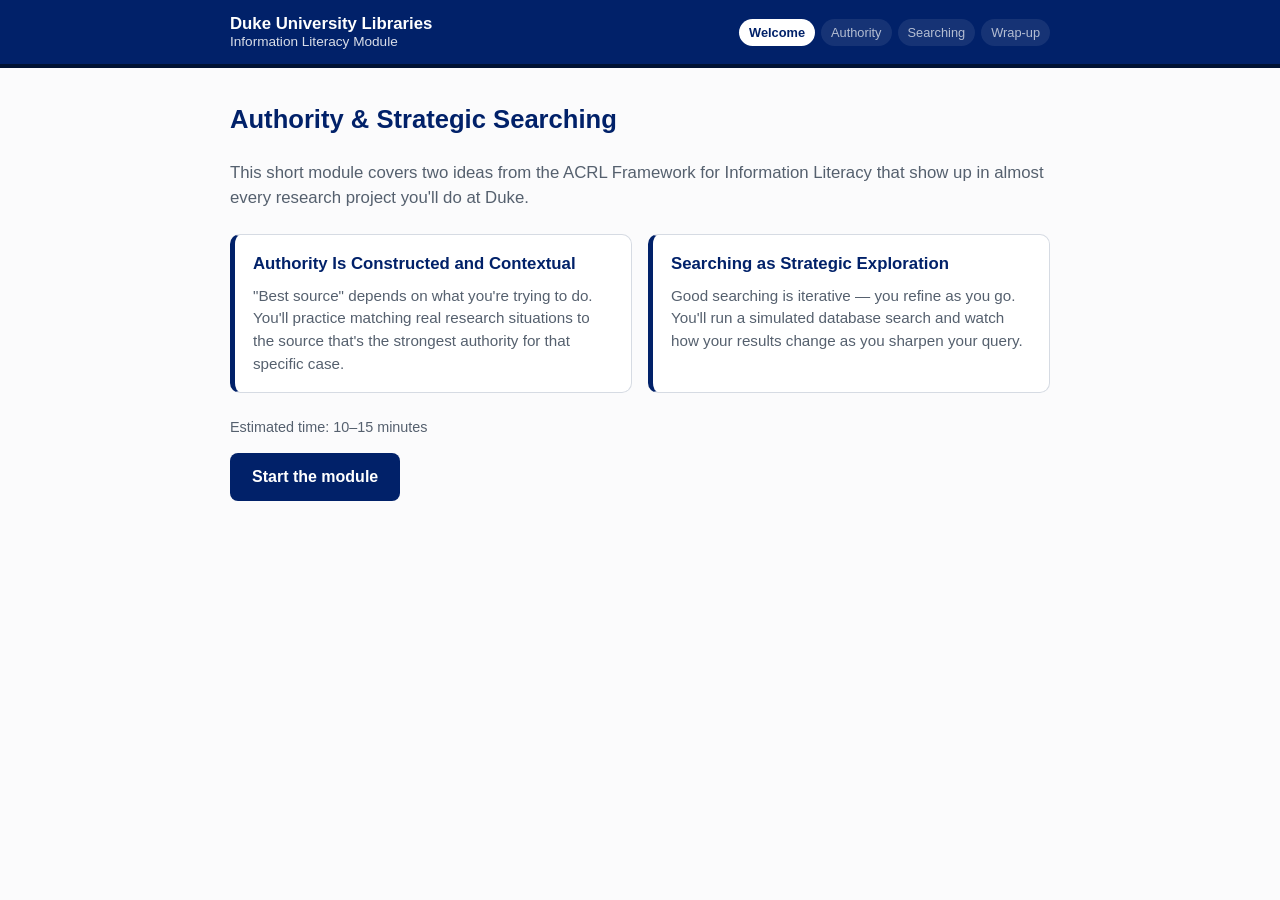
<file: scorm/index.html>
<!DOCTYPE html>
<html lang="en">
<head>
<meta charset="UTF-8">
<meta name="viewport" content="width=device-width, initial-scale=1.0">
<title>Information Literacy: Authority &amp; Strategic Searching</title>
<link rel="stylesheet" href="css/style.css">
</head>
<body>
<div id="app">

  <header class="site-header">
    <div class="header-inner">
      <div class="brand">
        <span class="brand-mark">Duke University Libraries</span>
        <span class="brand-sub">Information Literacy Module</span>
      </div>
      <ol class="progress" aria-label="Module progress">
        <li data-step="welcome" class="progress-step is-active">Welcome</li>
        <li data-step="authority" class="progress-step">Authority</li>
        <li data-step="searching" class="progress-step">Searching</li>
        <li data-step="wrapup" class="progress-step">Wrap-up</li>
      </ol>
    </div>
  </header>

  <main id="main">

    <!-- WELCOME -->
    <section id="step-welcome" class="step">
      <h1>Authority &amp; Strategic Searching</h1>
      <p class="lede">
        This short module covers two ideas from the ACRL Framework for Information Literacy
        that show up in almost every research project you'll do at Duke.
      </p>
      <div class="frame-cards">
        <div class="frame-card">
          <h2>Authority Is Constructed and Contextual</h2>
          <p>"Best source" depends on what you're trying to do. You'll practice matching real
            research situations to the source that's the strongest authority for that specific case.</p>
        </div>
        <div class="frame-card">
          <h2>Searching as Strategic Exploration</h2>
          <p>Good searching is iterative — you refine as you go. You'll run a simulated
            database search and watch how your results change as you sharpen your query.</p>
        </div>
      </div>
      <p class="est-time">Estimated time: 10&ndash;15 minutes</p>
      <button type="button" class="btn btn-primary" data-action="start">Start the module</button>
    </section>

    <!-- AUTHORITY ACTIVITY -->
    <section id="step-authority" class="step" hidden>
      <h1>Authority Is Constructed and Contextual</h1>
      <p class="prompt" id="authority-prompt"></p>

      <div class="activity-authority">
        <div class="need-column">
          <h2>Research situations</h2>
          <ul id="need-list" class="need-list"></ul>
        </div>
        <div class="source-column">
          <h2>Best source</h2>
          <ul id="source-list" class="source-list"></ul>
        </div>
      </div>

      <div id="authority-status" class="status-line" aria-live="polite"></div>

      <div class="step-actions">
        <button type="button" class="btn btn-secondary" data-action="check-authority">Check my answers</button>
        <button type="button" class="btn btn-primary" data-action="continue-authority" disabled>Continue</button>
      </div>
    </section>

    <!-- SEARCHING ACTIVITY -->
    <section id="step-searching" class="step" hidden>
      <h1>Searching as Strategic Exploration</h1>
      <p class="prompt" id="searching-prompt"></p>
      <p class="note" id="searching-note"></p>

      <form id="search-form" class="search-form">
        <label for="search-input" class="sr-only">Search the mock library database</label>
        <input type="text" id="search-input" class="search-input" placeholder="Try a search term…" autocomplete="off">
        <button type="submit" class="btn btn-primary">Search</button>
      </form>

      <div id="search-result" class="search-result" aria-live="polite"></div>

      <h2 class="history-heading">Your search history</h2>
      <ol id="search-history" class="search-history"></ol>

      <div class="step-actions">
        <button type="button" class="btn btn-primary" data-action="continue-searching" disabled>Continue</button>
      </div>
    </section>

    <!-- WRAP UP -->
    <section id="step-wrapup" class="step" hidden>
      <h1>Nice work</h1>
      <p id="wrapup-score" class="wrapup-score"></p>

      <h2>Key takeaways</h2>
      <ul class="takeaways">
        <li><strong>Authority is constructed and contextual.</strong> There's no universal "best" source —
          the right authority depends on your specific research need.</li>
        <li><strong>Searching is strategic exploration.</strong> Your first query is a starting point, not
          a final answer. Expect to revise your keywords, add or drop concepts, and use tools like
          quotation marks and Boolean operators (AND / OR / NOT) to sharpen your results.</li>
      </ul>

      <p class="closing">
        Need help applying this to a real assignment? Duke University Libraries subject librarians
        can meet with you one-on-one — look for "Ask a Librarian" on the library website.
      </p>

      <button type="button" class="btn btn-primary" data-action="finish">Finish module</button>
    </section>

  </main>
</div>

<script src="js/scorm-api.js"></script>
<script src="js/data.js"></script>
<script src="js/app.js"></script>
</body>
</html>
</file>
<file: scorm/css/style.css>
/* Duke University Libraries — Information Literacy Module
   Palette anchored on Duke Blue (#012169). */

:root {
  --duke-blue: #012169;
  --duke-blue-dark: #001233;
  --duke-blue-tint: #eef1f8;
  --ink: #1a1a1a;
  --muted: #55606e;
  --border: #d6dbe3;
  --success-bg: #e6f4ea;
  --success-border: #1e7a34;
  --success-text: #1e5c28;
  --error-bg: #fdecea;
  --error-border: #b3261e;
  --error-text: #8c1c15;
  --focus-ring: #d99a2b;
  --radius: 10px;
  --max-width: 860px;
}

* { box-sizing: border-box; }

html, body {
  margin: 0;
  padding: 0;
  font-family: -apple-system, "Segoe UI", Roboto, Helvetica, Arial, sans-serif;
  color: var(--ink);
  background: #fbfbfc;
  line-height: 1.5;
}

.sr-only {
  position: absolute;
  width: 1px; height: 1px;
  padding: 0; margin: -1px;
  overflow: hidden;
  clip: rect(0,0,0,0);
  white-space: nowrap;
  border: 0;
}

a { color: var(--duke-blue); }

button:focus-visible,
[tabindex]:focus-visible,
input:focus-visible,
a:focus-visible {
  outline: 3px solid var(--focus-ring);
  outline-offset: 2px;
}

/* Header */
.site-header {
  background: var(--duke-blue);
  color: #fff;
  border-bottom: 4px solid var(--duke-blue-dark);
}

.header-inner {
  max-width: var(--max-width);
  margin: 0 auto;
  padding: 14px 20px;
  display: flex;
  flex-wrap: wrap;
  align-items: center;
  justify-content: space-between;
  gap: 10px;
}

.brand { display: flex; flex-direction: column; line-height: 1.2; }
.brand-mark { font-weight: 700; font-size: 1.05rem; }
.brand-sub { font-size: 0.85rem; opacity: 0.85; }

.progress {
  list-style: none;
  display: flex;
  gap: 6px;
  margin: 0;
  padding: 0;
  flex-wrap: wrap;
}

.progress-step {
  font-size: 0.8rem;
  padding: 4px 10px;
  border-radius: 999px;
  background: rgba(255,255,255,0.12);
  opacity: 0.7;
}

.progress-step.is-active {
  background: #fff;
  color: var(--duke-blue);
  opacity: 1;
  font-weight: 600;
}

.progress-step.is-done {
  opacity: 1;
  background: rgba(255,255,255,0.28);
}

/* Main content */
main#main {
  max-width: var(--max-width);
  margin: 0 auto;
  padding: 32px 20px 64px;
}

.step h1 {
  font-size: 1.6rem;
  color: var(--duke-blue);
  margin-top: 0;
}

.lede { font-size: 1.05rem; color: var(--muted); }

.frame-cards {
  display: grid;
  grid-template-columns: 1fr 1fr;
  gap: 16px;
  margin: 24px 0;
}

@media (max-width: 620px) {
  .frame-cards { grid-template-columns: 1fr; }
}

.frame-card {
  border: 1px solid var(--border);
  border-left: 5px solid var(--duke-blue);
  border-radius: var(--radius);
  padding: 16px 18px;
  background: #fff;
}

.frame-card h2 { font-size: 1.05rem; margin: 0 0 8px; color: var(--duke-blue); }
.frame-card p { margin: 0; color: var(--muted); font-size: 0.95rem; }

.est-time { color: var(--muted); font-size: 0.9rem; }

.btn {
  font: inherit;
  font-weight: 600;
  padding: 10px 20px;
  border-radius: 8px;
  border: 2px solid transparent;
  cursor: pointer;
}

.btn-primary {
  background: var(--duke-blue);
  color: #fff;
}
.btn-primary:hover:not(:disabled) { background: var(--duke-blue-dark); }
.btn-primary:disabled { background: #9aa5b3; cursor: not-allowed; }

.btn-secondary {
  background: #fff;
  color: var(--duke-blue);
  border-color: var(--duke-blue);
}
.btn-secondary:hover { background: var(--duke-blue-tint); }

.step-actions {
  margin-top: 24px;
  display: flex;
  gap: 12px;
  flex-wrap: wrap;
}

.prompt { font-size: 1rem; color: var(--muted); }
.note { font-size: 0.88rem; color: var(--muted); font-style: italic; }

/* Authority activity */
.activity-authority {
  display: grid;
  grid-template-columns: 1fr 1fr;
  gap: 24px;
  margin-top: 20px;
}

@media (max-width: 700px) {
  .activity-authority { grid-template-columns: 1fr; }
}

.need-column h2, .source-column h2 {
  font-size: 0.95rem;
  text-transform: uppercase;
  letter-spacing: 0.04em;
  color: var(--muted);
  margin-bottom: 10px;
}

.need-list, .source-list {
  list-style: none;
  margin: 0;
  padding: 0;
  display: flex;
  flex-direction: column;
  gap: 10px;
  min-height: 60px;
}

.need-card {
  display: block;
  width: 100%;
  text-align: left;
  font: inherit;
  background: #fff;
  border: 2px solid var(--border);
  border-radius: var(--radius);
  padding: 12px 14px;
  cursor: grab;
}

.need-card:hover { border-color: var(--duke-blue); }

.need-card.is-selected {
  border-color: var(--duke-blue);
  background: var(--duke-blue-tint);
  box-shadow: 0 0 0 2px var(--duke-blue) inset;
}

.need-card.is-placed { display: none; }

.need-card.is-dragging { opacity: 0.5; }

.source-zone {
  border: 2px dashed var(--border);
  border-radius: var(--radius);
  padding: 12px 14px;
  background: #fff;
  min-height: 54px;
  cursor: pointer;
}

.source-zone .source-label {
  display: block;
  font-size: 0.92rem;
  color: var(--ink);
  margin-bottom: 6px;
}

.source-zone .placed-card {
  border-radius: 8px;
  padding: 8px 10px;
  background: var(--duke-blue-tint);
  border: 1px solid var(--duke-blue);
  font-size: 0.92rem;
}

.source-zone.is-dragover {
  border-color: var(--duke-blue);
  background: var(--duke-blue-tint);
}

.source-zone.is-correct {
  border-style: solid;
  border-color: var(--success-border);
  background: var(--success-bg);
}
.source-zone.is-correct .placed-card {
  border-color: var(--success-border);
  background: #fff;
}

.source-zone.is-incorrect {
  border-style: solid;
  border-color: var(--error-border);
  background: var(--error-bg);
}
.source-zone.is-incorrect .placed-card {
  border-color: var(--error-border);
  background: #fff;
}

.zone-feedback {
  margin-top: 6px;
  font-size: 0.85rem;
}
.zone-feedback.correct { color: var(--success-text); }
.zone-feedback.incorrect { color: var(--error-text); }

.status-line {
  margin-top: 18px;
  font-weight: 600;
}

/* Search activity */
.search-form {
  display: flex;
  gap: 10px;
  margin: 18px 0;
  flex-wrap: wrap;
}

.search-input {
  flex: 1;
  min-width: 220px;
  font: inherit;
  padding: 10px 12px;
  border: 2px solid var(--border);
  border-radius: 8px;
}
.search-input:focus { border-color: var(--duke-blue); }

.search-result {
  border: 1px solid var(--border);
  border-radius: var(--radius);
  padding: 16px;
  background: #fff;
  min-height: 40px;
}

.search-result .result-count {
  font-weight: 700;
  color: var(--duke-blue);
}

.search-result .result-tip {
  margin-top: 8px;
  color: var(--muted);
}

.search-result .citation-list {
  margin: 12px 0 0;
  padding-left: 18px;
}
.search-result .citation-list li { margin-bottom: 8px; font-size: 0.92rem; }

.search-result.tier-success {
  border-color: var(--success-border);
  background: var(--success-bg);
}

.history-heading {
  font-size: 0.95rem;
  text-transform: uppercase;
  letter-spacing: 0.04em;
  color: var(--muted);
  margin: 24px 0 8px;
}

.search-history {
  padding-left: 20px;
  font-size: 0.9rem;
  color: var(--muted);
}
.search-history li { margin-bottom: 4px; }

/* Wrap up */
.wrapup-score {
  font-size: 1.15rem;
  font-weight: 700;
  color: var(--duke-blue);
}

.takeaways { padding-left: 20px; }
.takeaways li { margin-bottom: 10px; }

.closing { color: var(--muted); }
</file>
